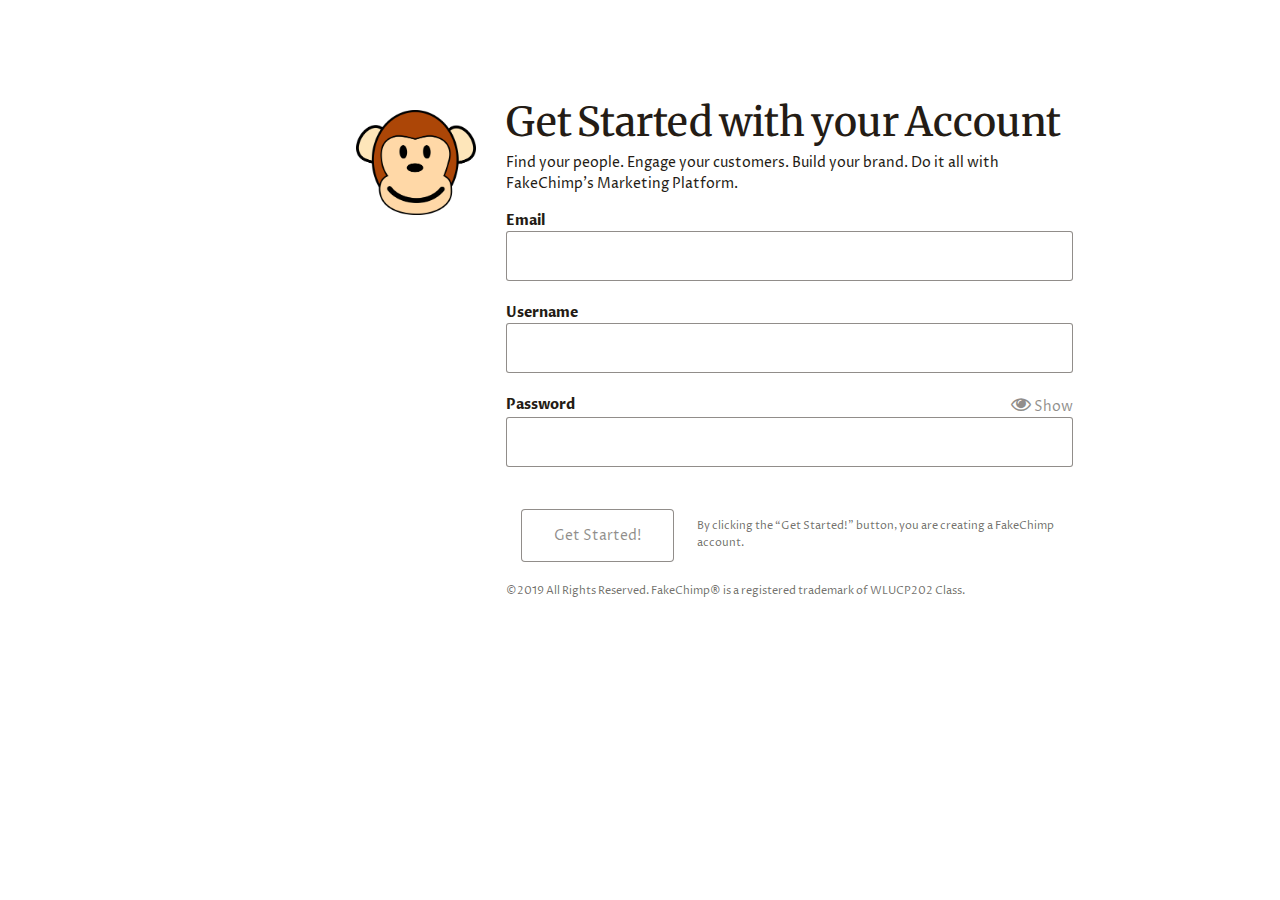
<file: q2/www/index.html>
<!DOCTYPE html>
<html lang="en" dir="ltr">

<head>
  <meta charset="utf-8">
  <meta name="viewport" content="width=device-width, initial-scale=1.0">
  <title>FakeChimp's Registration Form</title>
  <link rel="stylesheet" href="https://stackpath.bootstrapcdn.com/bootstrap/4.3.1/css/bootstrap.min.css" integrity="sha384-ggOyR0iXCbMQv3Xipma34MD+dH/1fQ784/j6cY/iJTQUOhcWr7x9JvoRxT2MZw1T" crossorigin="anonymous">
  <link rel="stylesheet" href="https://cdnjs.cloudflare.com/ajax/libs/font-awesome/4.7.0/css/font-awesome.min.css">
  <link rel="stylesheet" href="css/styles.css">
  <script src="js/app.js" async></script>
    <link rel="shortcut icon" type="image/x-icon" href="img/coloured_chimp.png" />

</head>

<body>
    <div class="monkey-form-container container">
      <div class="row">

        <div class="col-lg-2 image-container-gray" align="center">
          <img src="img/gray_chimp.png" alt="gray chimp">
        </div>

        <div class="col-lg-2 image-container-color" align="center">
          <img src="img/coloured_chimp.png" alt="coloured chimp">
        </div>



        <div class="col-lg col-xs">
          <div class="header">
            <h1>Get Started with your Account</h1>
          </div>

          <div class="monkey-form-body">
            <p>Find your people. Engage your customers. Build your brand.
              Do it all with FakeChimp’s Marketing Platform.</p>

            <form onsubmit="return validateForm();" action="http://cp202-server.appspot.com/register" method="post" enctype="multipart/form-data">

                <input type="hidden" name="student_id" id="student_id" value="160327650">
                <!--Student ID: <input type="text" name="student_id" id="student_id">-->

              <!--<p> <input type ="file"</p>-->
              <strong>Email</strong> <!--Strong makes the font stroke a little thicker-->
              <br>
              <input class="input_field" type="text" name="email" id="email">
              <br>
              <br>
              <strong>Username</strong>
              <br>
              <input class="input_field" type="text" name="username" id="username">
              <br>
              <br>
              <div class="row">
                <div class="col">
                <strong align="left"> Password </strong>
                </div>

                <div class="col show-icon" onclick="myFunction()" align="right"> <!--you can add attributes to all kinds of tags-->
                  <i style="font-size:20px" align="right" class="fa">&#xf06e;</i>
                  Show
                </div>

              </div>
              <input class="input_field" type="password" name="password" id="password">
              <br>
              <br>

              <div class="footer">
                <div class ="col-lg col-md">
                  <br>
                  <input class="btn btn-block" type="submit" value="Get Started!">
                </div>

                <div class="click">
                  By clicking the “Get Started!” button, you are creating a
                  FakeChimp account.
                </div>
                <br>

              </div>

              <div class="copyright">
              ©2019 All Rights Reserved. FakeChimp® is a registered
              trademark of WLUCP202 Class.
              </div>

            </form>

          </div>
        </div>
      </div>

    </div>


    <div class="row">
        <div class="col-sm-12 col-md-8">
        </div>
    </div>


</body>
</file>
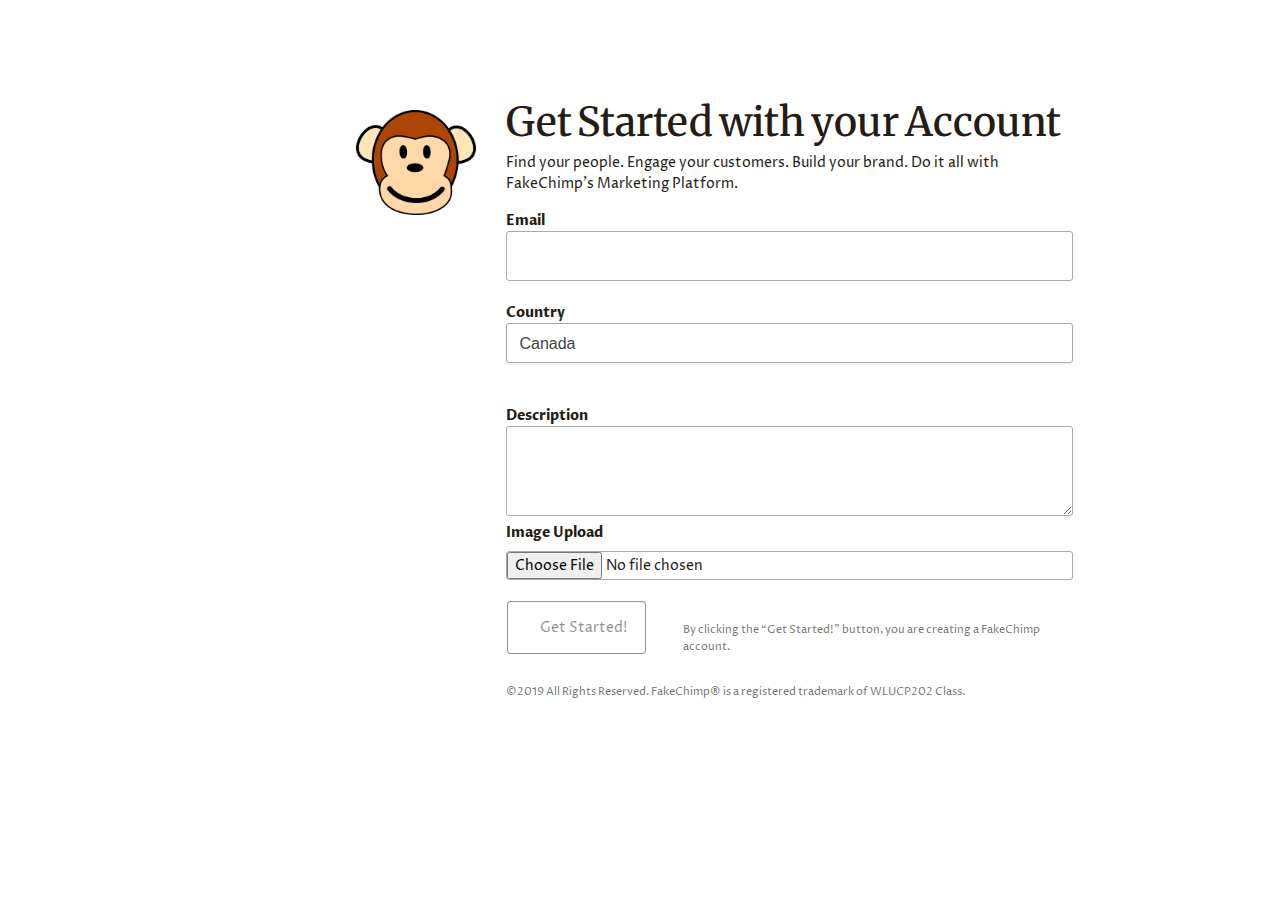
<file: q3/www/index.html>
<!DOCTYPE html>
<html lang="en" dir="ltr">

<head>
  <meta charset="utf-8">
  <meta name="viewport" content="width=device-width, initial-scale=1.0">
  <title>FakeChimp's Registration Form</title>
  <link rel="stylesheet" href="https://stackpath.bootstrapcdn.com/bootstrap/4.3.1/css/bootstrap.min.css" integrity="sha384-ggOyR0iXCbMQv3Xipma34MD+dH/1fQ784/j6cY/iJTQUOhcWr7x9JvoRxT2MZw1T" crossorigin="anonymous">
  <link rel="stylesheet" href="https://cdnjs.cloudflare.com/ajax/libs/font-awesome/4.7.0/css/font-awesome.min.css">
  <link rel="stylesheet" href="css/styles.css">
  <script src="js/app.js" async></script>
  <link rel="shortcut icon" type="image/x-icon" href="img/coloured_chimp.png" />

</head>

<body>
    <div class="monkey-form-container container">
      <div class="row">

        <div class="col-lg-2 image-container-gray" align="center">
          <img src="img/gray_chimp.png" alt="gray chimp">
        </div>

        <div class="col-lg-2 image-container-color" align="center">
          <img src="img/coloured_chimp.png" alt="coloured chimp">
        </div>



        <div class="col-lg col-xs">
          <div class="header">
            <h1>Get Started with your Account</h1>
          </div>

          <div class="monkey-form-body">
            <p>Find your people. Engage your customers. Build your brand.
              Do it all with FakeChimp’s Marketing Platform.</p>

            <form onsubmit="return validateForm();" action="http://cp202-server.appspot.com/register_with_image" method="post" enctype="multipart/form-data">

                <input type="hidden" name="student_id" id="student_id" value="160327650">
                <!--Student ID: <input type="text" name="student_id" id="student_id">-->

              <!--<p> <input type ="file"</p>-->
              <strong>Email</strong> <!--Strong makes the font stroke a little thicker-->
              <br>
              <input class="input_field" type="text" name="email" id="email">
              <br>
              <br>

              <strong>Country</strong>
              <br>
              <!--<input class="dropdown" type="text" name="country" id="country">-->
              <!--<input list="country" name="country"/>-->
              <select class="country-dropdown" type="text" name="country" id="country">
                <option value="Canada">Canada</option>
                <option value="United States">United States</option>

              </select>
              <!--
              <datalist id="country">
                <option value="Canada">Canada</option>
                <option value="United States">United States</option>
              </datalist>-->

                <!--<li> Canada
                </li>
                <option value="Canada">Canada</option>
                <option value="United States">United States</option>-->
              <br>
              <br>

                  <strong> Description </strong>

                  <textarea class="description-box" name="description" rows="4" cols="80" id="description"></textarea>

                  <br>
                  <label for="image"><strong> Image Upload</strong></label>

                  <br>
                  <input class="file-input" type="file" name="avatarImage" id="avatarImage">
                </div>





                  <!--
                  <div class="col show-icon" onclick="myFunction()" align="right"> you can add attributes to all kinds of tags-->
                  <!--
                    <i style="font-size:20px" align="right" class="fa">&#xf06e;</i>
                    Show
                  </div>

                </div>
                <input class="input_field" type="password" name="password" id="password">-->



                  <div class="footer">
                    <div class ="col-lg col-md">
                      <br>
                      <input class="btn btn-block" type="submit" value="Get Started!" align="center">
                    </div>

                    <div class="click">
                      By clicking the “Get Started!” button, you are creating a
                      FakeChimp account.
                    </div>
                    <br>

                  </div>

                  <div class="copyright">
                  ©2019 All Rights Reserved. FakeChimp® is a registered
                  trademark of WLUCP202 Class.
                  </div>
                </div>
              </form>


        </div>
      </div>

    </div>


    <div class="row">
        <div class="col-sm-12 col-md-8">
        </div>
    </div>


</body>
</file>
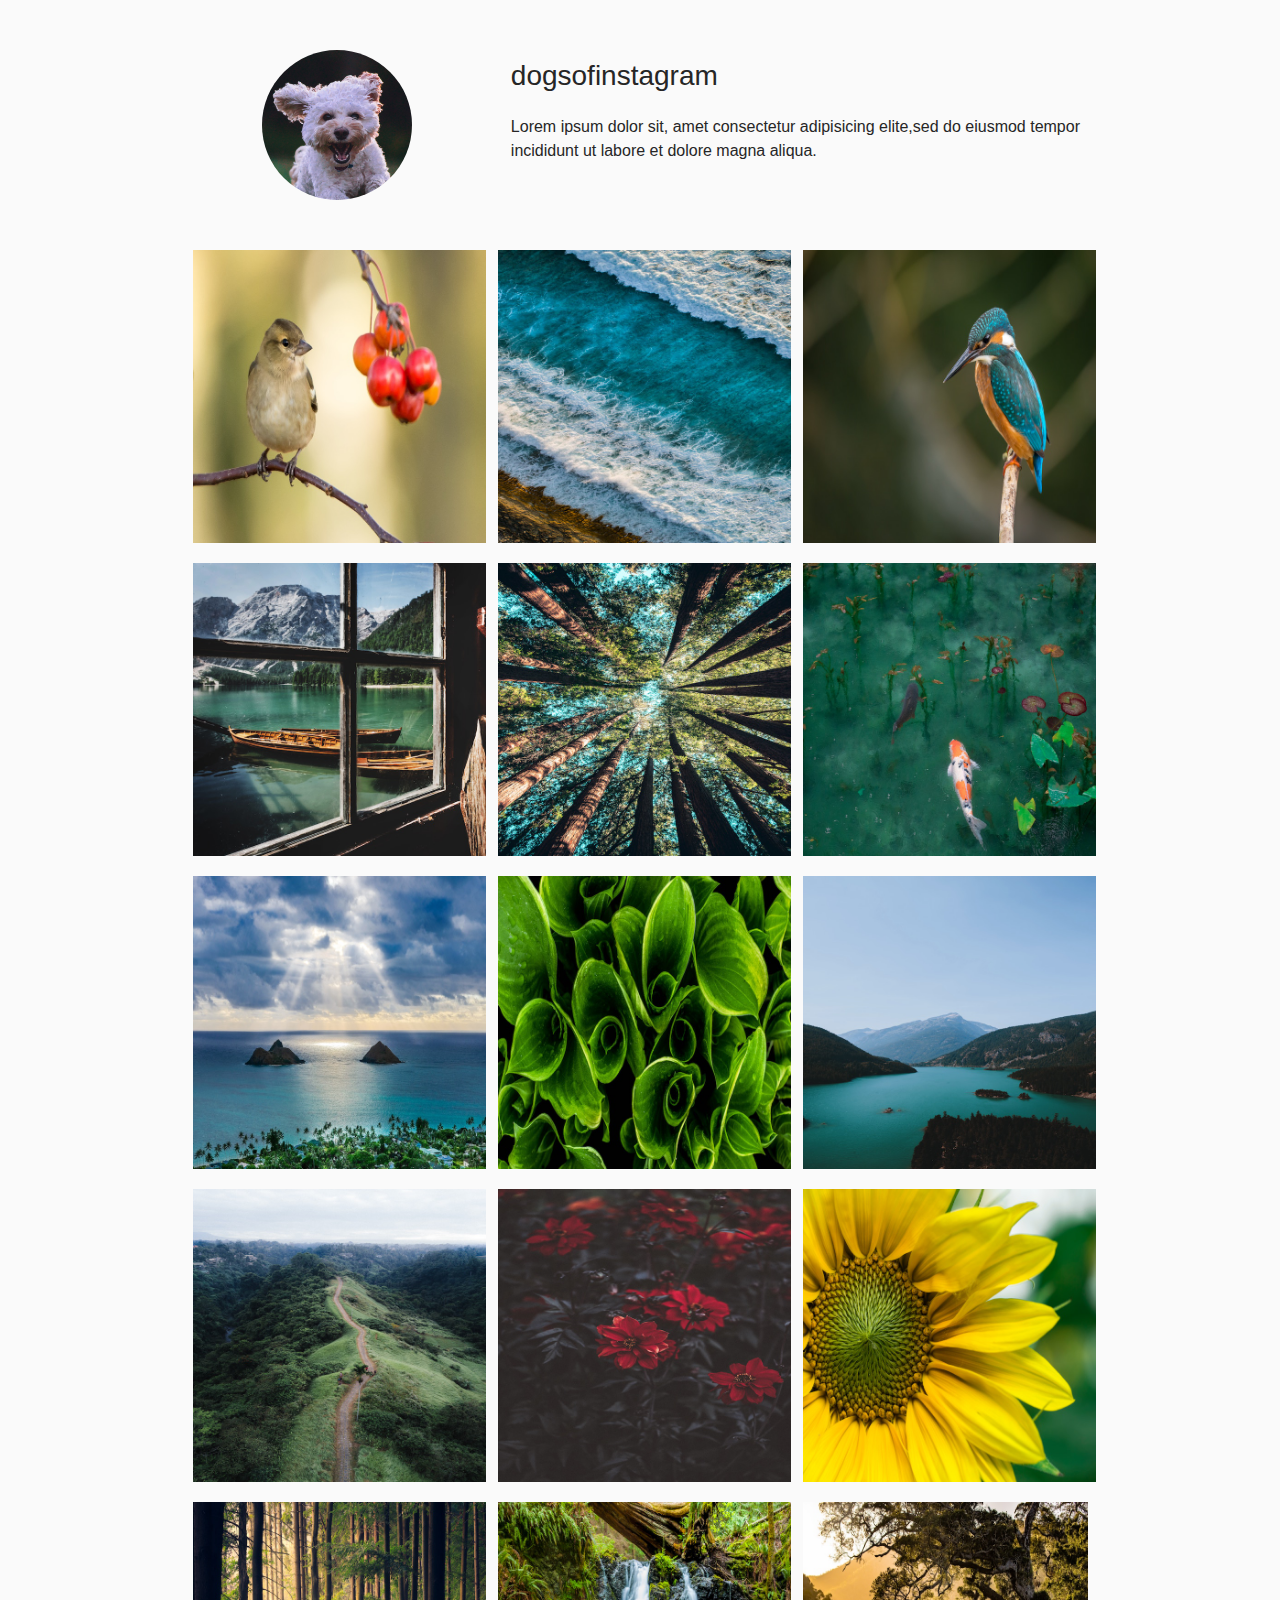
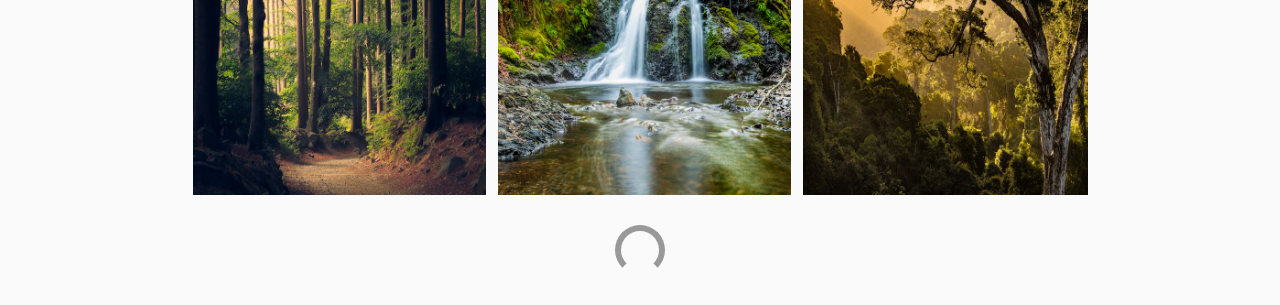
<file: q4/www/index.html>
<!DOCTYPE html>
<html lang="en" dir="ltr">
  <head>
    <meta charset="utf-8">
    <meta name="viewport" content="width=device-width, initial-scale=1.0">
    <title>Fakestagram</title>
    <link rel="stylesheet" href="https://stackpath.bootstrapcdn.com/bootstrap/4.3.1/css/bootstrap.min.css" integrity="sha384-ggOyR0iXCbMQv3Xipma34MD+dH/1fQ784/j6cY/iJTQUOhcWr7x9JvoRxT2MZw1T" crossorigin="anonymous">
    <link rel="stylesheet" href="https://cdnjs.cloudflare.com/ajax/libs/font-awesome/4.7.0/css/font-awesome.min.css">
    <link rel="stylesheet" href="css/flex/styles.css">

  </head>

  <body>
    <header>

    	<div class="container">

    		<div class="profile">

    			<div class="profile-image">

    				<img src="img/avatar.jpg" alt="avatar-doggy" style="width:150px;">

    			</div>

    			<div class="profile-user-settings">

    				<h1 class="profile-user-name">dogsofinstagram</h1>

    			</div>



    			<div class="profile-bio">

    				<p>Lorem ipsum dolor sit, amet consectetur adipisicing elite,sed do eiusmod tempor incididunt ut labore et dolore magna aliqua.</p>

    			</div>

    		</div>
    		<!-- End of profile section -->

    	</div>
    	<!-- End of container -->

    </header>

    <main>

    	<div class="container">

    		<div class="gallery">

    			<div class="gallery-item" tabindex="0">

    				<img src="img/bird.jpg" class="gallery-image" alt="bird" style="width:293px;">

    				<div class="gallery-item-info">

    					<ul>
    						<li class="gallery-item-likes"><span class="visually-hidden">Likes:</span><i class="fas fa-heart" aria-hidden="true"></i> 56</li>
    						<li class="gallery-item-comments"><span class="visually-hidden">Comments:</span><i class="fas fa-comment" aria-hidden="true"></i> 2</li>
    					</ul>

    				</div>

    			</div>

    			<div class="gallery-item" tabindex="0">

    				<img src="img/blue-water.jpg" class="gallery-image" alt="blue-water" style="width:293px;">

    				<div class="gallery-item-info">

    					<ul>
    						<li class="gallery-item-likes"><span class="visually-hidden">Likes:</span><i class="fas fa-heart" aria-hidden="true"></i> 89</li>
    						<li class="gallery-item-comments"><span class="visually-hidden">Comments:</span><i class="fas fa-comment" aria-hidden="true"></i> 5</li>
    					</ul>

    				</div>

    			</div>

    			<div class="gallery-item" tabindex="0">

    				<img src="img/bluejay.jpg" class="gallery-image" alt="bluejay" style="width:293px;">

    				<div class="gallery-item-type">

    					<span class="visually-hidden">Gallery</span><i class="fas fa-clone" aria-hidden="true"></i>

    				</div>

    				<div class="gallery-item-info">

    					<ul>
    						<li class="gallery-item-likes"><span class="visually-hidden">Likes:</span><i class="fas fa-heart" aria-hidden="true"></i> 42</li>
    						<li class="gallery-item-comments"><span class="visually-hidden">Comments:</span><i class="fas fa-comment" aria-hidden="true"></i> 1</li>
    					</ul>

    				</div>

    			</div>

    			<div class="gallery-item" tabindex="0">

    				<img src="img/boat.jpg" class="gallery-image" alt="boat" style="width:293px;">

    				<div class="gallery-item-type">

    					<span class="visually-hidden">Video</span><i class="fas fa-video" aria-hidden="true"></i>

    				</div>

    				<div class="gallery-item-info">

    					<ul>
    						<li class="gallery-item-likes"><span class="visually-hidden">Likes:</span><i class="fas fa-heart" aria-hidden="true"></i> 38</li>
    						<li class="gallery-item-comments"><span class="visually-hidden">Comments:</span><i class="fas fa-comment" aria-hidden="true"></i> 0</li>
    					</ul>

    				</div>

    			</div>

    			<div class="gallery-item" tabindex="0">

    				<img src="img/forest.jpg" class="gallery-image" alt="forest" style="width:293px;">

    				<div class="gallery-item-type">

    					<span class="visually-hidden">Gallery</span><i class="fas fa-clone" aria-hidden="true"></i>

    				</div>

    				<div class="gallery-item-info">

    					<ul>
    						<li class="gallery-item-likes"><span class="visually-hidden">Likes:</span><i class="fas fa-heart" aria-hidden="true"></i> 47</li>
    						<li class="gallery-item-comments"><span class="visually-hidden">Comments:</span><i class="fas fa-comment" aria-hidden="true"></i> 1</li>
    					</ul>

    				</div>

    			</div>

    			<div class="gallery-item" tabindex="0">

    				<img src="img/green.jpg" class="gallery-image" alt="green-pond" style="width:293px;">

    				<div class="gallery-item-info">

    					<ul>
    						<li class="gallery-item-likes"><span class="visually-hidden">Likes:</span><i class="fas fa-heart" aria-hidden="true"></i> 94</li>
    						<li class="gallery-item-comments"><span class="visually-hidden">Comments:</span><i class="fas fa-comment" aria-hidden="true"></i> 3</li>
    					</ul>

    				</div>

    			</div>

    			<div class="gallery-item" tabindex="0">

    				<img src="img/island.jpg" class="gallery-image" alt="island" style="width:293px;">

    				<div class="gallery-item-type">

    					<span class="visually-hidden">Gallery</span><i class="fas fa-clone" aria-hidden="true"></i>

    				</div>

    				<div class="gallery-item-info">

    					<ul>
    						<li class="gallery-item-likes"><span class="visually-hidden">Likes:</span><i class="fas fa-heart" aria-hidden="true"></i> 52</li>
    						<li class="gallery-item-comments"><span class="visually-hidden">Comments:</span><i class="fas fa-comment" aria-hidden="true"></i> 4</li>
    					</ul>

    				</div>

    			</div>

    			<div class="gallery-item" tabindex="0">

    				<img src="img/leaves.jpg" class="gallery-image" alt="leaves" style="width:293px;">

    				<div class="gallery-item-info">

    					<ul>
    						<li class="gallery-item-likes"><span class="visually-hidden">Likes:</span><i class="fas fa-heart" aria-hidden="true"></i> 66</li>
    						<li class="gallery-item-comments"><span class="visually-hidden">Comments:</span><i class="fas fa-comment" aria-hidden="true"></i> 2</li>
    					</ul>

    				</div>

    			</div>

    			<div class="gallery-item" tabindex="0">

    				<img src="img/mountain.jpg" class="gallery-image" alt="mountains" style="width:293px;">

    				<div class="gallery-item-type">

    					<span class="visually-hidden">Gallery</span><i class="fas fa-clone" aria-hidden="true"></i>

    				</div>

    				<div class="gallery-item-info">

    					<ul>
    						<li class="gallery-item-likes"><span class="visually-hidden">Likes:</span><i class="fas fa-heart" aria-hidden="true"></i> 45</li>
    						<li class="gallery-item-comments"><span class="visually-hidden">Comments:</span><i class="fas fa-comment" aria-hidden="true"></i> 0</li>
    					</ul>

    				</div>

    			</div>

    			<div class="gallery-item" tabindex="0">

    				<img src="img/path.jpg" class="gallery-image" alt="path" style="width:293px;">

    				<div class="gallery-item-info">

    					<ul>
    						<li class="gallery-item-likes"><span class="visually-hidden">Likes:</span><i class="fas fa-heart" aria-hidden="true"></i> 34</li>
    						<li class="gallery-item-comments"><span class="visually-hidden">Comments:</span><i class="fas fa-comment" aria-hidden="true"></i> 1</li>
    					</ul>

    				</div>

    			</div>

    			<div class="gallery-item" tabindex="0">

    				<img src="img/rose.jpg" class="gallery-image" alt="rose" style="width:293px;">

    				<div class="gallery-item-info">

    					<ul>
    						<li class="gallery-item-likes"><span class="visually-hidden">Likes:</span><i class="fas fa-heart" aria-hidden="true"></i> 41</li>
    						<li class="gallery-item-comments"><span class="visually-hidden">Comments:</span><i class="fas fa-comment" aria-hidden="true"></i> 0</li>
    					</ul>

    				</div>

    			</div>

    			<div class="gallery-item" tabindex="0">

    				<img src="img/sunflower.jpg" class="gallery-image" alt="sunflower" style="width:293px;">

    				<div class="gallery-item-type">

    					<span class="visually-hidden">Video</span><i class="fas fa-video" aria-hidden="true"></i>

    				</div>

    				<div class="gallery-item-info">

    					<ul>
    						<li class="gallery-item-likes"><span class="visually-hidden">Likes:</span><i class="fas fa-heart" aria-hidden="true"></i> 30</li>
    						<li class="gallery-item-comments"><span class="visually-hidden">Comments:</span><i class="fas fa-comment" aria-hidden="true"></i> 2</li>
    					</ul>

    				</div>

    			</div>
          <div class="gallery-item" tabindex="0">

            <img src="img/trees.jpg" class="gallery-image" alt="trees" style="width:293px;">

            <div class="gallery-item-type">

              <span class="visually-hidden">Video</span><i class="fas fa-video" aria-hidden="true"></i>

            </div>

            <div class="gallery-item-info">

              <ul>
                <li class="gallery-item-likes"><span class="visually-hidden">Likes:</span><i class="fas fa-heart" aria-hidden="true"></i> 30</li>
                <li class="gallery-item-comments"><span class="visually-hidden">Comments:</span><i class="fas fa-comment" aria-hidden="true"></i> 2</li>
              </ul>

            </div>

          </div>
          <div class="gallery-item" tabindex="0">

            <img src="img/waterfall.jpg" class="gallery-image" alt="waterfall" style="width:293px;">

            <div class="gallery-item-type">

              <span class="visually-hidden">Video</span><i class="fas fa-video" aria-hidden="true"></i>

            </div>

            <div class="gallery-item-info">

              <ul>
                <li class="gallery-item-likes"><span class="visually-hidden">Likes:</span><i class="fas fa-heart" aria-hidden="true"></i> 30</li>
                <li class="gallery-item-comments"><span class="visually-hidden">Comments:</span><i class="fas fa-comment" aria-hidden="true"></i> 2</li>
              </ul>

            </div>

          </div>

          <div class="gallery-item" tabindex="0">

            <img src="img/yellow-tree.jpg" class="gallery-image" alt="yellow-tree">

            <div class="gallery-item-type">

              <span class="visually-hidden">Video</span><i class="fas fa-video" aria-hidden="true"></i>

            </div>

            <div class="gallery-item-info">

              <ul>
                <li class="gallery-item-likes"><span class="visually-hidden">Likes:</span><i class="fas fa-heart" aria-hidden="true"></i> 30</li>
                <li class="gallery-item-comments"><span class="visually-hidden">Comments:</span><i class="fas fa-comment" aria-hidden="true"></i> 2</li>
              </ul>

            </div>

          </div>

    		</div>
    		<!-- End of gallery -->

    		<div class="loader"></div>

    	</div>
    	<!-- End of container -->

    </main>


  </body>
</html>
</file>
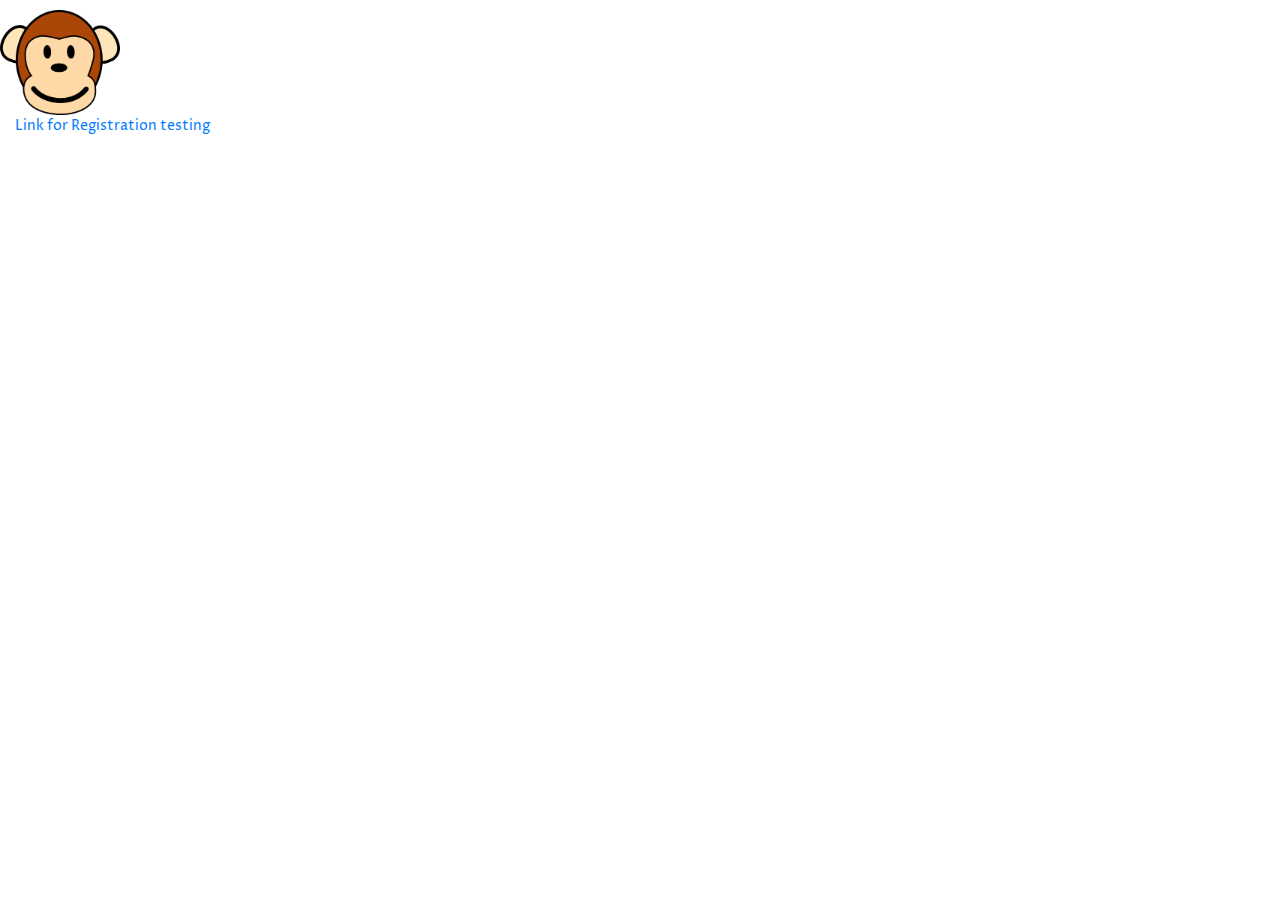
<file: q2/www/registrations/index.html>
<!DOCTYPE html>
<html lang="en" dir="ltr">
  <head>
    <meta charset="utf-8">
    <link rel="stylesheet" href="https://stackpath.bootstrapcdn.com/bootstrap/4.3.1/css/bootstrap.min.css" integrity="sha384-ggOyR0iXCbMQv3Xipma34MD+dH/1fQ784/j6cY/iJTQUOhcWr7x9JvoRxT2MZw1T" crossorigin="anonymous">

    <link rel="stylesheet" href="../css/styles.css">
    <title>Registration testing</title>
    <link rel="shortcut icon" type="image/x-icon" href="../img/coloured_chimp.png" />
  </head>

  <body>

    <div class="image-container-color">
      <img src="../img/coloured_chimp.png" alt="colored chimp">
      </div>
      <div class="col-lg-2 image-container-gray">
        <img src="../img/gray_chimp.png" alt="gray chimp">
      </div>
      <div class="row col-lg registration">
        <a href="http://cp202-server.appspot.com/registrations/160327650"> Link for Registration testing</a>
      </div>


  </body>
</html>
</file>
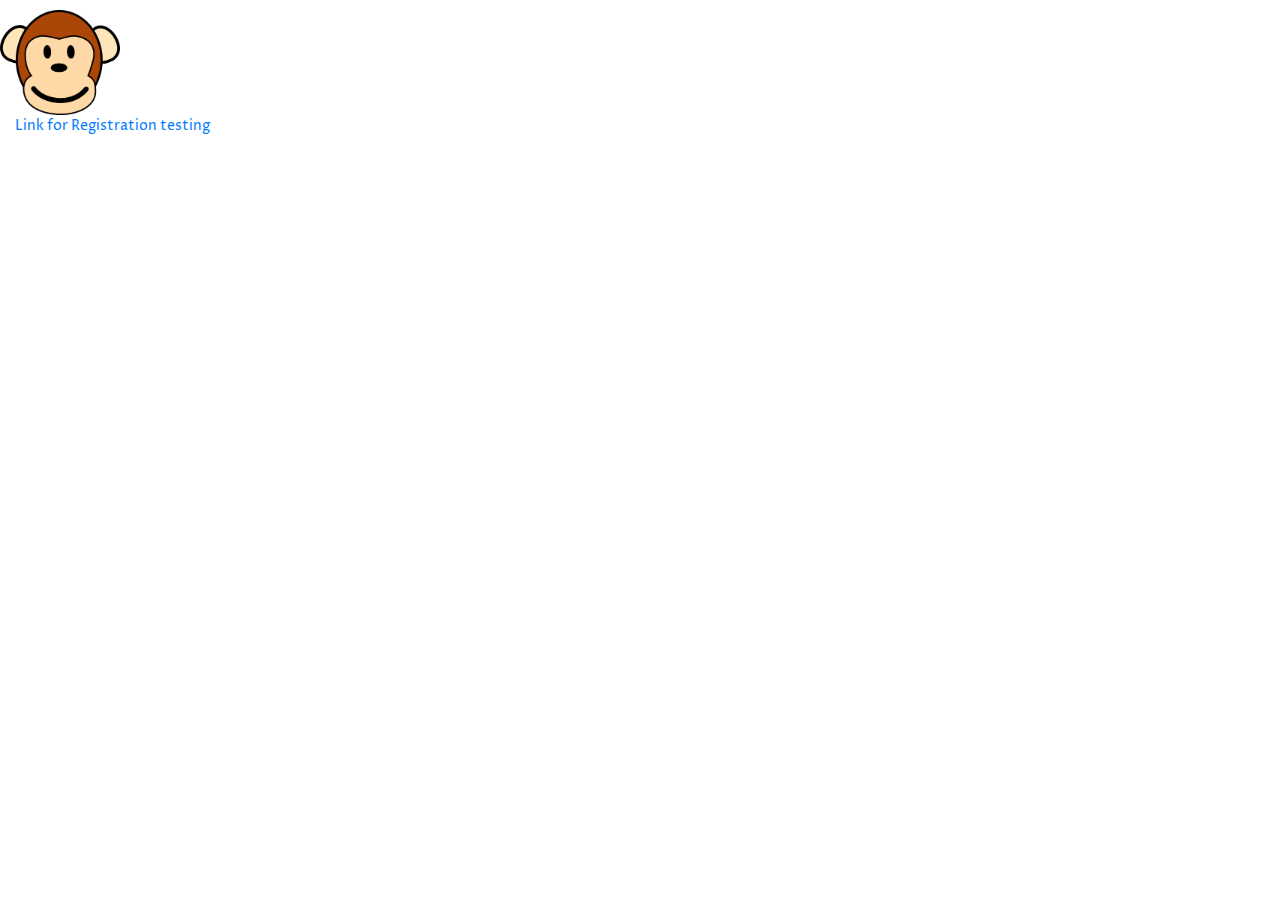
<file: q3/www/registrations/index.html>
<!DOCTYPE html>
<html lang="en" dir="ltr">
  <head>
    <meta charset="utf-8">
    <link rel="stylesheet" href="https://stackpath.bootstrapcdn.com/bootstrap/4.3.1/css/bootstrap.min.css" integrity="sha384-ggOyR0iXCbMQv3Xipma34MD+dH/1fQ784/j6cY/iJTQUOhcWr7x9JvoRxT2MZw1T" crossorigin="anonymous">

    <link rel="stylesheet" href="../css/styles.css">
    <title>Registration testing</title>
    <link rel="shortcut icon" type="image/x-icon" href="../img/coloured_chimp.png" />
  </head>

  <body>

    <div class="image-container-color">
      <img src="../img/coloured_chimp.png" alt="colored chimp">
      </div>
      <div class="col-lg-2 image-container-gray">
        <img src="../img/gray_chimp.png" alt="gray chimp">
      </div>
      <div class="row col-lg registration">
        <a href="http://cp202-server.appspot.com/registrations_with_image/160327650"> Link for Registration testing</a>
      </div>


  </body>
</html>
</file>
<file: q2/www/css/styles.css>
@import url(http://fonts.googleapis.com/css?family=Merriweather);
@import url(http://fonts.googleapis.com/css?family=Proza+Libre);


.monkey-form-body .show-icon {
  color: rgba(36,28,21, 0.5);
}

.show-icon:hover{
  color: #007c89;
}

@media only screen and (min-width:992px) {
  .monkey-form-container {
    width: 70%;
    margin-top: 100px;
  }
  .footer {
    display: grid; /*using display grid here in order to align the "Get Started!" button with the disclaimer*/
    grid-template-areas: 'button description';
  }
  .image-container-color img{
    width: 120px;
    align-content: left;
    margin-top: 10px;
  }
  .image-container-gray img{
    display: none;
  }
}

.registration{
  padding-left: 30px;
}

.header h1{
  font-family: 'Merriweather', Georgia, Times, "Times New Roman", serif;*/
  /*I learned for fonts, googleapis fonts are usually in '', but "", '' are the same, also need to quote for fonts with spaces*/
  font-size: 34px;
  word-spacing: -0.2rem;
  line-height: 1.1;
  color: #241c15;
}

body {
  font-family: 'Proza Libre',"Helvetica Neue", Helvetica, Arial, Verdana, sans-sans-serif;
  font-size: 14px;
  color: #241c15;
  margin-left: 130px;
  margin: auto;
}

.btn {
  background-color: white;
  border-color:rgba(36,28,21,0.5);
  color: rgba(36,28,21,0.5);
  padding: 15px 32px;
  text-align: center;
  text-decoration: none;
  display: inline-block;
  font-size: 14px;
}

.btn:hover {
  background-color:#007c89; /* Green */
  color: white;
  padding: 15px 32px;
  text-align: center;
  text-decoration: none;
  display: inline-block;
  font-size: 14px;
  font-weight: bold;
}

.click{
  grid-area: description;
  padding: 8px;
  padding-top: 30px;
  font-size: 11px;
  color:rgba(36,28,21,0.65);
}

.copyright{
  font-size: 11px;
  color:rgba(36,28,21,0.65);
}

.input_field{
  width: 100%;
  height: 50px;
  border: 1px solid rgba(36,28,21,0.5);
  border-radius: 3px;
  
}

input[type=text]:focus, textarea:focus {
  box-shadow: 0 0 20px rgba(81, 203, 238, 1);
  padding: 3px 0px 3px 3px;
  margin: 5px 1px 3px 0px;
  border: 1px solid rgba(81, 203, 238, 1);
}


/*
h1 {
  font-family: "Proza Libre";
  font-size: 32px;
  font-weight: bold;
  letter-spacing: 0.3em;
  color: #241c15;
  padding-top: 32px;
  -webkit-font-smoothing:antialiased;
  -moz-osx-font-smoothing:grayscale;
}

h1:after
{
  content:' ';
  display:block;
  border:0.5px solid #ECECEC;
}
*/
fieldset {
  border: 1px solid pink;
}
/*
input[type=submit] {
  font-family: "Proza Libre";
  font-size: 1em;
  font-weight: bold;
  color: white;
  letter-spacing: 0.2em;
  border: none;
  background-color: pink;
  margin: 4px 2px;
  padding: 4px 16px;
}

input[type=submit]:hover {
  font-family: "Proza Libre";
  font-size: 1em;
  font-weight: bold;
  color: white;
  letter-spacing: 0.2em;
  border: none;
  background-color: red;
  margin: 4px 2px;
  padding: 4px 16px;
}

input[type=text], input[type=tel], input[type=date], input[type=password], select, textarea {
  font-family: "Proza Libre";
  font-size: 1em;
}
*/

@media only screen and (max-width:600px) {
.entire-container{
  width: 70%;
}
.click{
  grid-area: description;
  padding: 8px;
  padding-top: 17px;
  font-size: 11px;
  color:  rgba(36,28,21,0.65);
}

}
/*small devices (phones, 600px and up)*/
@media only screen and (max-width:992px){
.monkey-form-container{
  width: 100%;
}
.click{
  grid-area: description;
  padding: 8px;
  padding-top: 30px;
  font-size: 11px;
  color:  rgba(36,28,21,0.65);
}
.image-container-color img{
  display: none;
}
.image-container-gray img{
  width: 120px;
  align-content: left;
  margin-top: 10px;
}

}

/*medium devices (tablets, 768px and up)*/
@media only screen and (min-width:768px){


/*large devices (desktops, 992px and up)*/
}
@media only screen and (min-width:992px){

}
</file>
<file: q3/www/css/styles.css>
@import url(http://fonts.googleapis.com/css?family=Merriweather);
@import url(http://fonts.googleapis.com/css?family=Proza+Libre);


.monkey-form-body .show-icon {
  color: rgba(36,28,21, 0.5);
}

.show-icon:hover{
  color: #007c89;
}

@media only screen and (min-width:992px) {
  .monkey-form-container {
    width: 70%;
    margin-top: 100px;
  }
  .footer {
    display: grid; /*using display grid here in order to align the "Get Started!" button with the disclaimer*/
    grid-template-areas: 'button description';
  }
  .image-container-color img{
    width: 120px;
    align-content: left;
    margin-top: 10px;
  }
  .image-container-gray img{
    display: none;
  }
}

.registration{
  padding-left: 30px;
}

.header h1{
  font-family: 'Merriweather', Georgia, Times, "Times New Roman", serif;*/
  /*I learned for fonts, googleapis fonts are usually in '', but "", '' are the same, also need to quote for fonts with spaces*/
  font-size: 34px;
  word-spacing: -0.2rem;
  line-height: 1.1;
  color: #241c15;
}

body {
  font-family: 'Proza Libre',"Helvetica Neue", Helvetica, Arial, Verdana, sans-sans-serif;
  font-size: 14px;
  color: #241c15;
  margin-left: 130px;
  margin: auto;
}

.btn {
  background-color: white;
  border-color:rgba(36,28,21,0.5);
  color: rgba(36,28,21,0.5);
  margin-left: -14px;
  padding: 15px 32px;
  text-align: center;
  text-decoration: none;
  display: inline-block;
  font-size: 14px;
  width: 100%;
  max-width: 100%;
}

.btn:hover {
  background-color:#007c89; /* Green */
  color: white;
  padding: 15px 32px;
  text-align: center;
  text-decoration: none;
  display: inline-block;
  font-size: 14px;
  font-weight: bold;
}

.click{
  grid-area: description;
  padding: 8px;
  margin-top: 34px;
  font-size: 11px;
  color:rgba(36,28,21,0.65);
}

.copyright{
  font-size: 11px;
  color:rgba(36,28,21,0.65);
}

.input_field{
  width: 100%;
  height: 50px;
  border-color:rgba(36,28,21,0.5);
  border: 1px solid#aaa;
  border-radius: 3px;
}

input[type=text]:focus, textarea:focus {
  box-shadow: 0 0 20px rgba(81, 203, 238, 1);
  padding: 3px 0px 3px 3px;
  margin: 5px 1px 3px 0px;
  border: 1px solid rgba(81, 203, 238, 1);
}

.country-dropdown{
  display: block;
	font-size: 16px;
	font-family: sans-serif;
	font-weight: 700;
	color: #444;
	line-height: 1.3;
	padding: .6em 1.4em .5em .8em;
	width: 100%;
	max-width: 100%;
	box-sizing: border-box;
	margin: 0;
	border: 1px solid #aaa;
	box-shadow: 0 1px 0 1px rgba(0,0,0,.04);
	border-radius: 3px;
	-moz-appearance: none;
	-webkit-appearance: none;
	appearance: none;
	background-color: #fff;
  font-weight: normal;
}

.description-box {
  border-radius: 3px;
  width: 100%;
  max-width: 100%;
  border: 1px solid #aaa;
}

.file-input{
  border-radius: 3px;
  width: 100%;
  max-width: 100%;
  border: 1px solid #aaa;
}

/*
h1 {
  font-family: "Proza Libre";
  font-size: 32px;
  font-weight: bold;
  letter-spacing: 0.3em;
  color: #241c15;
  padding-top: 32px;
  -webkit-font-smoothing:antialiased;
  -moz-osx-font-smoothing:grayscale;
}

h1:after
{
  content:' ';
  display:block;
  border:0.5px solid #ECECEC;
}
*/
fieldset {
  border: 1px solid pink;
}
/*
input[type=submit] {
  font-family: "Proza Libre";
  font-size: 1em;
  font-weight: bold;
  color: white;
  letter-spacing: 0.2em;
  border: none;
  background-color: pink;
  margin: 4px 2px;
  padding: 4px 16px;
}

input[type=submit]:hover {
  font-family: "Proza Libre";
  font-size: 1em;
  font-weight: bold;
  color: white;
  letter-spacing: 0.2em;
  border: none;
  background-color: red;
  margin: 4px 2px;
  padding: 4px 16px;
}

input[type=text], input[type=tel], input[type=date], input[type=password], select, textarea {
  font-family: "Proza Libre";
  font-size: 1em;
}
*/

@media only screen and (max-width:600px) {
.entire-container{
  width: 70%;
}
.click{
  grid-area: description;
  padding: 8px;
  padding-top: 17px;
  font-size: 11px;
  color:  rgba(36,28,21,0.65);
}

}
/*small devices (phones, 600px and up)*/
@media only screen and (max-width:992px){
.monkey-form-container{
  width: 100%;
}
.click{
  grid-area: description;
  padding: 8px;
  padding-top: 30px;
  font-size: 11px;
  color:  rgba(36,28,21,0.65);
}
.image-container-color img{
  display: none;
}
.image-container-gray img{
  width: 120px;
  align-content: left;
  margin-top: 10px;
}

}

/*medium devices (tablets, 768px and up)*/
@media only screen and (min-width:768px){


/*large devices (desktops, 992px and up)*/
}
@media only screen and (min-width:992px){

}
</file>
<file: q4/www/css/flex/styles.css>
/* Base Styles */

:root {
    font-size: 10px;
}

*,
*::before,
*::after {
    box-sizing: border-box;
}

body {
    font-family: Verdana,"Open Sans", Arial,;
    min-height: 100vh;
    background-color: #fafafa;
    color: #262626;
    padding-bottom: 3rem;
    font-size: 14px;
}

img {
    display: block;
}

.container {
    max-width: 93.5rem;
    margin: 0 auto;
    padding: 0 2rem;
}

.btn {
    display: inline-block;
    font: inherit;
    background: none;
    border: none;
    color: inherit;
    padding: 0;
    cursor: pointer;
}

.btn:focus {
    outline: 0.5rem auto #4d90fe;
}

.visually-hidden {
    position: absolute !important;
    height: 1px;
    width: 1px;
    overflow: hidden;
    clip: rect(1px, 1px, 1px, 1px);
}

/* Profile Section */

.profile {
    padding: 5rem 0;
}

.profile::after {
    content: "";
    display: block;
    clear: both;
}

.profile-image {
    float: left;
    width: calc(33.333% - 1rem);
    display: flex;
    justify-content: center;
    align-items: center;
    margin-right: 3rem;
}

.profile-image img {
    border-radius: 50%;
}

.profile-user-settings,
.profile-stats,
.profile-bio {
    
    float: left;
    width: calc(66.666% - 2rem);
    font-size: 14px;
}

.profile-user-settings {
    margin-top: 1.1rem;
}

.profile-user-name {
    display: inline-block;
    font-size: 28px;
    font-weight: 300;
}

.profile-edit-btn {
    font-size: 1.4rem;
    line-height: 1.8;
    border: 0.1rem solid #dbdbdb;
    border-radius: 0.3rem;
    padding: 0 2.4rem;
    margin-left: 2rem;
}

.profile-settings-btn {
    font-size: 2rem;
    margin-left: 1rem;
}

.profile-stats {
    margin-top: 2.3rem;
}

.profile-stats li {
    display: inline-block;
    font-size: 1.6rem;
    line-height: 1.5;
    margin-right: 4rem;
    cursor: pointer;
}

.profile-stats li:last-of-type {
    margin-right: 0;
}

.profile-bio {
    font-size: 1.6rem;
    font-weight: 400;
    line-height: 1.5;
    margin-top: 2.3rem;
}

.profile-real-name,
.profile-stat-count,
.profile-edit-btn {
    font-weight: 600;
}

/* Gallery Section */

.gallery {
    display: flex;
    flex-wrap: wrap;
    margin: -1rem -1rem;
    padding-bottom: 3rem;
}

.gallery-item {
    position: relative;
    flex: 1 0 22rem;
    margin: 1rem;
    width: 293px;
    color: #fff;
    cursor: pointer;
}

.gallery-item:hover .gallery-item-info,
.gallery-item:focus .gallery-item-info {
    display: flex;
    justify-content: center;
    align-items: center;
    position: absolute;
    top: 0;
    width: 100%;
    height: 100%;
    background-color: rgba(0, 0, 0, 0.3);
}

.gallery-item-info {
    display: none;
}

.gallery-item-info li {
    display: inline-block;
    font-size: 1.7rem;
    font-weight: 600;
}

.gallery-item-likes {
    margin-right: 2.2rem;
}

.gallery-item-type {
    position: absolute;
    top: 1rem;
    right: 1rem;
    font-size: 2.5rem;
    text-shadow: 0.2rem 0.2rem 0.2rem rgba(0, 0, 0, 0.1);
}

.fa-clone,
.fa-comment {
    transform: rotateY(180deg);
}

.gallery-image {
    width: 100%;
    height: 100%;
    object-fit: cover;
}

/* Loader */

.loader {
    width: 5rem;
    height: 5rem;
    border: 0.6rem solid #999;
    border-bottom-color: transparent;
    border-radius: 50%;
    margin: 0 auto;
    animation: loader 500ms linear infinite;
}

/* Media Query */

@media screen and (max-width: 40rem) {
    .profile {
        display: flex;
        flex-wrap: wrap;
        padding: 4rem 0;
    }

    .profile::after {
        display: none;
    }

    .profile-image,
    .profile-user-settings,
    .profile-bio,
    .profile-stats {
        float: none;
        width: auto;
    }

    .profile-image img {
        width: 7.7rem;
    }

    .profile-user-settings {
        flex-basis: calc(100% - 10.7rem);
        display: flex;
        flex-wrap: wrap;
        margin-top: 1rem;
    }

    .profile-user-name {
        font-size: 2.2rem;
    }

    .profile-edit-btn {
        order: 1;
        padding: 0;
        text-align: center;
        margin-top: 1rem;
    }

    .profile-edit-btn {
        margin-left: 0;
    }

    .profile-bio {
        font-size: 1.4rem;
        margin-top: 1.5rem;
    }

    .profile-edit-btn,
    .profile-bio,
    .profile-stats {
        flex-basis: 100%;
    }

    .profile-stats {
        order: 1;
        margin-top: 1.5rem;
    }

    .profile-stats ul {
        display: flex;
        text-align: center;
        padding: 1.2rem 0;
        border-top: 0.1rem solid #dadada;
        border-bottom: 0.1rem solid #dadada;
    }

    .profile-stats li {
        font-size: 1.4rem;
        flex: 1;
        margin: 0;
    }

    .profile-stat-count {
        display: block;
    }
}

/* Spinner Animation */

@keyframes loader {
    to {
        transform: rotate(360deg);
    }
}

/*

The following code will only run if your browser supports CSS grid.

Remove or comment-out the code block below to see how the browser will fall-back to flexbox & floated styling.

*/

@supports (display: grid) {
    .profile {
        display: grid;
        grid-template-columns: 1fr 2fr;
        grid-template-rows: repeat(3, auto);
        grid-column-gap: 3rem;
        align-items: center;
    }

    .profile-image {
        grid-row: 1 / -1;
    }

    .gallery {
        display: grid;
        grid-template-columns: repeat(auto-fit, minmax(22rem, 1fr));
        grid-gap: 2rem;
    }

    .profile-image,
    .profile-user-settings,
    .profile-stats,
    .profile-bio,
    .gallery-item,
    .gallery {
        width: auto;
        margin: 0;
    }

    @media (max-width: 40rem) {
        .profile {
            grid-template-columns: auto 1fr;
            grid-row-gap: 1.5rem;
        }

        .profile-image {
            grid-row: 1 / 2;
        }

        .profile-user-settings {
            display: grid;
            grid-template-columns: auto 1fr;
            grid-gap: 1rem;
        }

        .profile-edit-btn,
        .profile-stats,
        .profile-bio {
            grid-column: 1 / -1;
        }

        .profile-user-settings,
        .profile-edit-btn,
        .profile-settings-btn,
        .profile-bio,
        .profile-stats {
            margin: 0;
        }
    }
}

/*.column-header-left{
  float:right;
  display: flex;
  width: 33.3%;
  background: red;
}

.avatar{
  border-radius: 50%;
}

.flex-container{
  display: flex;
  flex-wrap: wrap;
  align-items: center;
  justify-content: center;

}

.flex-container>div{
  width: ...;
  height: ...;
  margin: ...;
}/*
/*for a response sight*/
@@media screen and (max-width:800px){}

@@media screen and (max-width: 600px) {
  .Column-header-left{
    display: flex;
    align-items: center;
    justify-content: center;
    width: 0%;
    height: auto;

  }
}
</file>
